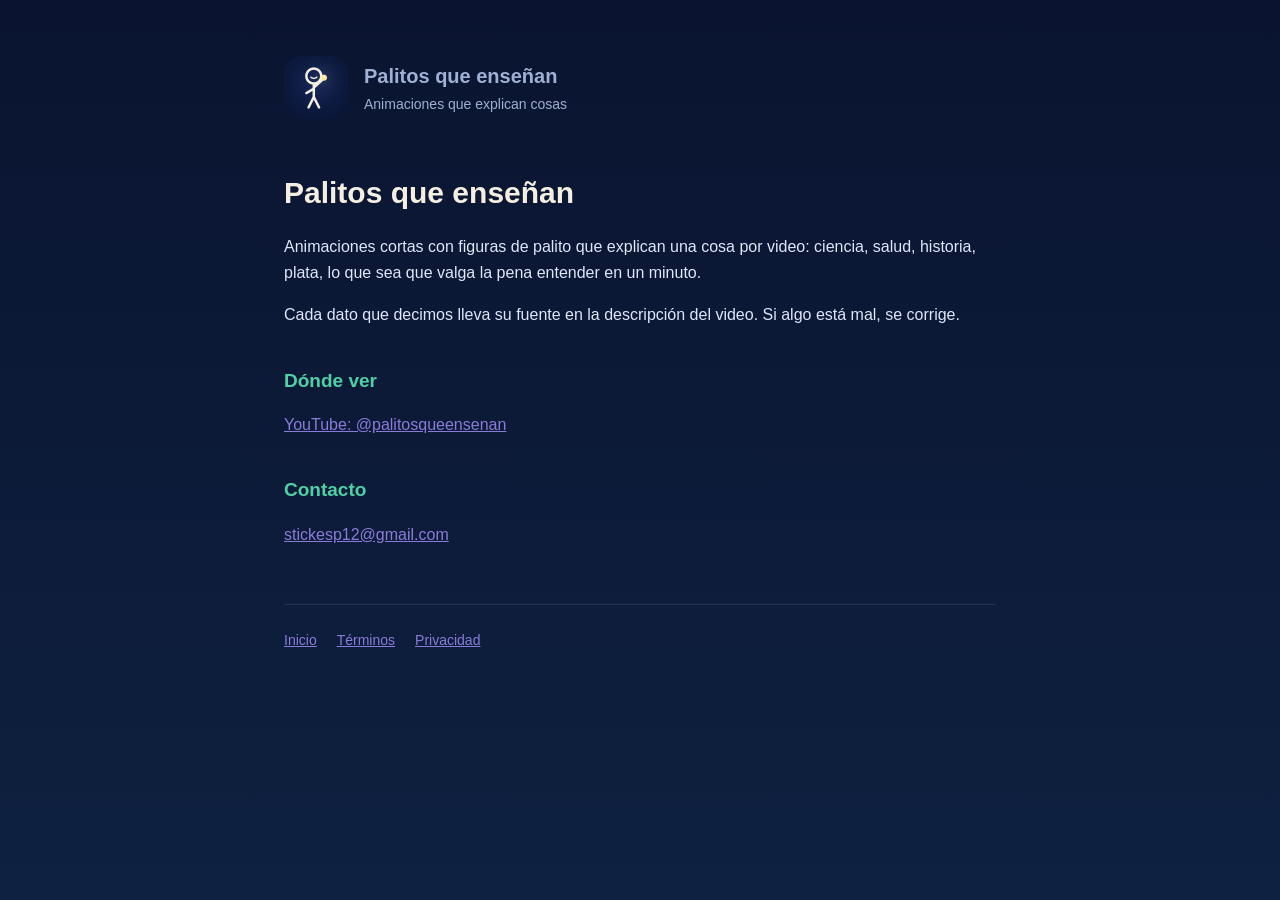
<file: index.html>
<!doctype html>
<html lang="es"><head><meta charset="utf-8">
<meta name="viewport" content="width=device-width,initial-scale=1">
<title>Inicio — Palitos que enseñan</title>
<link rel="icon" href="icon.png"><link rel="stylesheet" href="style.css">
</head><body><div class="wrap">
<header><img src="icon.png" alt=""><span><b>Palitos que enseñan</b>Animaciones que explican cosas</span></header>
<h1>Palitos que enseñan</h1>
<p>Animaciones cortas con figuras de palito que explican una cosa por video: ciencia,
salud, historia, plata, lo que sea que valga la pena entender en un minuto.</p>
<p>Cada dato que decimos lleva su fuente en la descripción del video. Si algo está mal,
se corrige.</p>
<h2>Dónde ver</h2>
<p><a href="https://www.youtube.com/@palitosqueensenan">YouTube: @palitosqueensenan</a></p>
<h2>Contacto</h2>
<p><a href="mailto:stickesp12@gmail.com">stickesp12@gmail.com</a></p>
<nav><a href="index.html">Inicio</a><a href="terms.html">Términos</a><a href="privacy.html">Privacidad</a></nav></div></body></html>
</file>
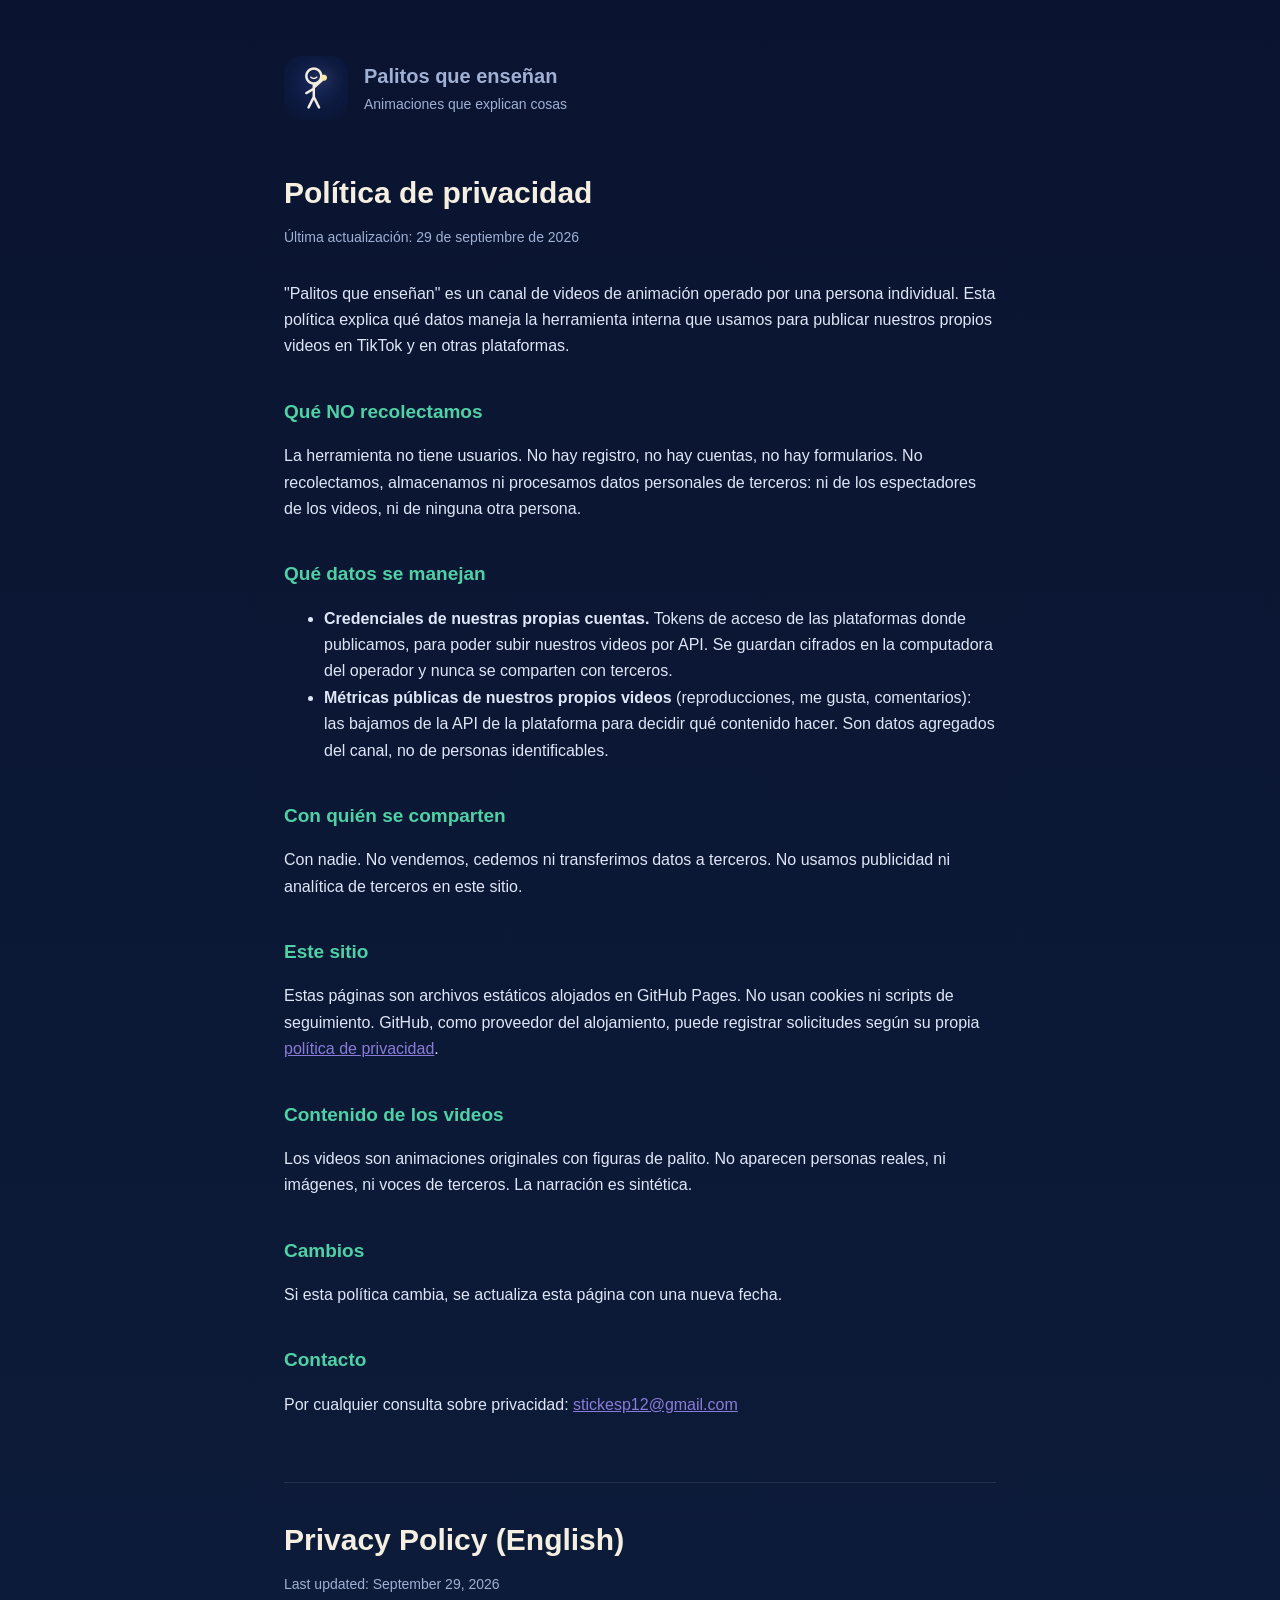
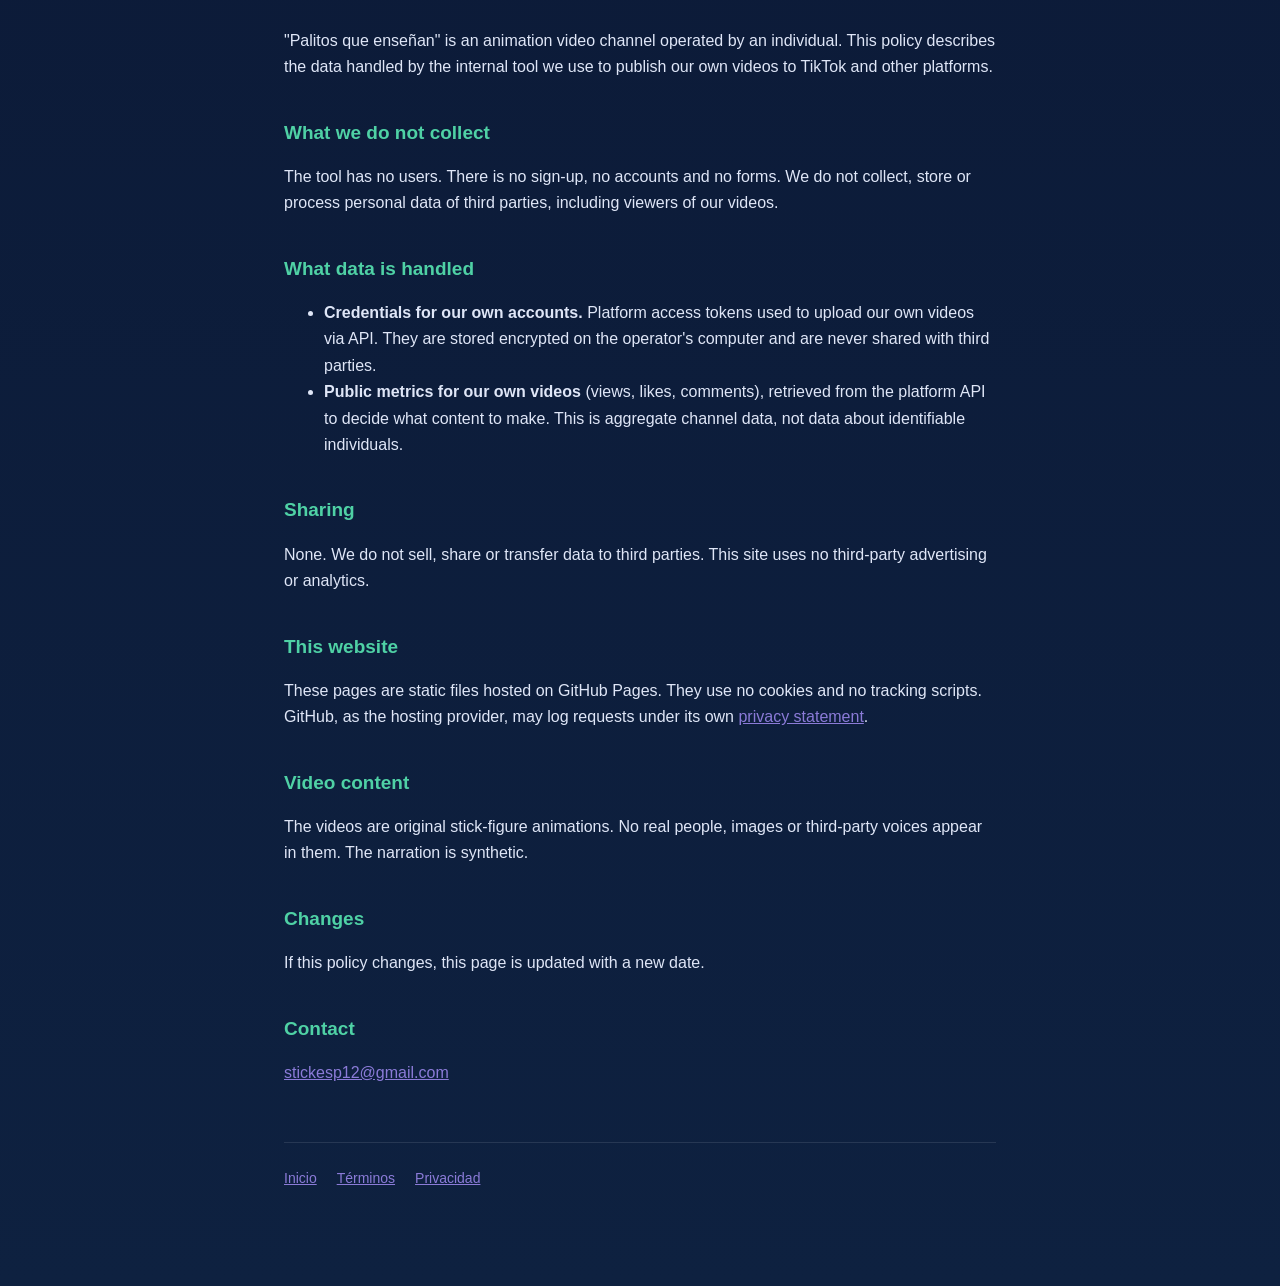
<file: privacy.html>
<!doctype html>
<html lang="es"><head><meta charset="utf-8">
<meta name="viewport" content="width=device-width,initial-scale=1">
<title>Política de privacidad — Palitos que enseñan</title>
<link rel="icon" href="icon.png"><link rel="stylesheet" href="style.css">
</head><body><div class="wrap">
<header><img src="icon.png" alt=""><span><b>Palitos que enseñan</b>Animaciones que explican cosas</span></header>

<h1>Política de privacidad</h1>
<p class="date">Última actualización: 29 de septiembre de 2026</p>

<p>"Palitos que enseñan" es un canal de videos de animación operado por una persona
individual. Esta política explica qué datos maneja la herramienta interna que usamos
para publicar nuestros propios videos en TikTok y en otras plataformas.</p>

<h2>Qué NO recolectamos</h2>
<p>La herramienta no tiene usuarios. No hay registro, no hay cuentas, no hay formularios.
No recolectamos, almacenamos ni procesamos datos personales de terceros: ni de los
espectadores de los videos, ni de ninguna otra persona.</p>

<h2>Qué datos se manejan</h2>
<ul>
  <li><b>Credenciales de nuestras propias cuentas.</b> Tokens de acceso de las
  plataformas donde publicamos, para poder subir nuestros videos por API. Se guardan
  cifrados en la computadora del operador y nunca se comparten con terceros.</li>
  <li><b>Métricas públicas de nuestros propios videos</b> (reproducciones, me gusta,
  comentarios): las bajamos de la API de la plataforma para decidir qué contenido
  hacer. Son datos agregados del canal, no de personas identificables.</li>
</ul>

<h2>Con quién se comparten</h2>
<p>Con nadie. No vendemos, cedemos ni transferimos datos a terceros. No usamos
publicidad ni analítica de terceros en este sitio.</p>

<h2>Este sitio</h2>
<p>Estas páginas son archivos estáticos alojados en GitHub Pages. No usan cookies ni
scripts de seguimiento. GitHub, como proveedor del alojamiento, puede registrar
solicitudes según su propia
<a href="https://docs.github.com/es/site-policy/privacy-policies/github-privacy-statement">política de privacidad</a>.</p>

<h2>Contenido de los videos</h2>
<p>Los videos son animaciones originales con figuras de palito. No aparecen personas
reales, ni imágenes, ni voces de terceros. La narración es sintética.</p>

<h2>Cambios</h2>
<p>Si esta política cambia, se actualiza esta página con una nueva fecha.</p>

<h2>Contacto</h2>
<p>Por cualquier consulta sobre privacidad:
<a href="mailto:stickesp12@gmail.com">stickesp12@gmail.com</a></p>

<div class="lang">
<h1>Privacy Policy (English)</h1>
<p class="date">Last updated: September 29, 2026</p>

<p>"Palitos que enseñan" is an animation video channel operated by an individual. This
policy describes the data handled by the internal tool we use to publish our own videos
to TikTok and other platforms.</p>

<h2>What we do not collect</h2>
<p>The tool has no users. There is no sign-up, no accounts and no forms. We do not
collect, store or process personal data of third parties, including viewers of our
videos.</p>

<h2>What data is handled</h2>
<ul>
  <li><b>Credentials for our own accounts.</b> Platform access tokens used to upload
  our own videos via API. They are stored encrypted on the operator's computer and are
  never shared with third parties.</li>
  <li><b>Public metrics for our own videos</b> (views, likes, comments), retrieved from
  the platform API to decide what content to make. This is aggregate channel data, not
  data about identifiable individuals.</li>
</ul>

<h2>Sharing</h2>
<p>None. We do not sell, share or transfer data to third parties. This site uses no
third-party advertising or analytics.</p>

<h2>This website</h2>
<p>These pages are static files hosted on GitHub Pages. They use no cookies and no
tracking scripts. GitHub, as the hosting provider, may log requests under its own
<a href="https://docs.github.com/en/site-policy/privacy-policies/github-privacy-statement">privacy statement</a>.</p>

<h2>Video content</h2>
<p>The videos are original stick-figure animations. No real people, images or
third-party voices appear in them. The narration is synthetic.</p>

<h2>Changes</h2>
<p>If this policy changes, this page is updated with a new date.</p>

<h2>Contact</h2>
<p><a href="mailto:stickesp12@gmail.com">stickesp12@gmail.com</a></p>
</div>

<nav><a href="index.html">Inicio</a><a href="terms.html">Términos</a><a href="privacy.html">Privacidad</a></nav>
</div></body></html>
</file>
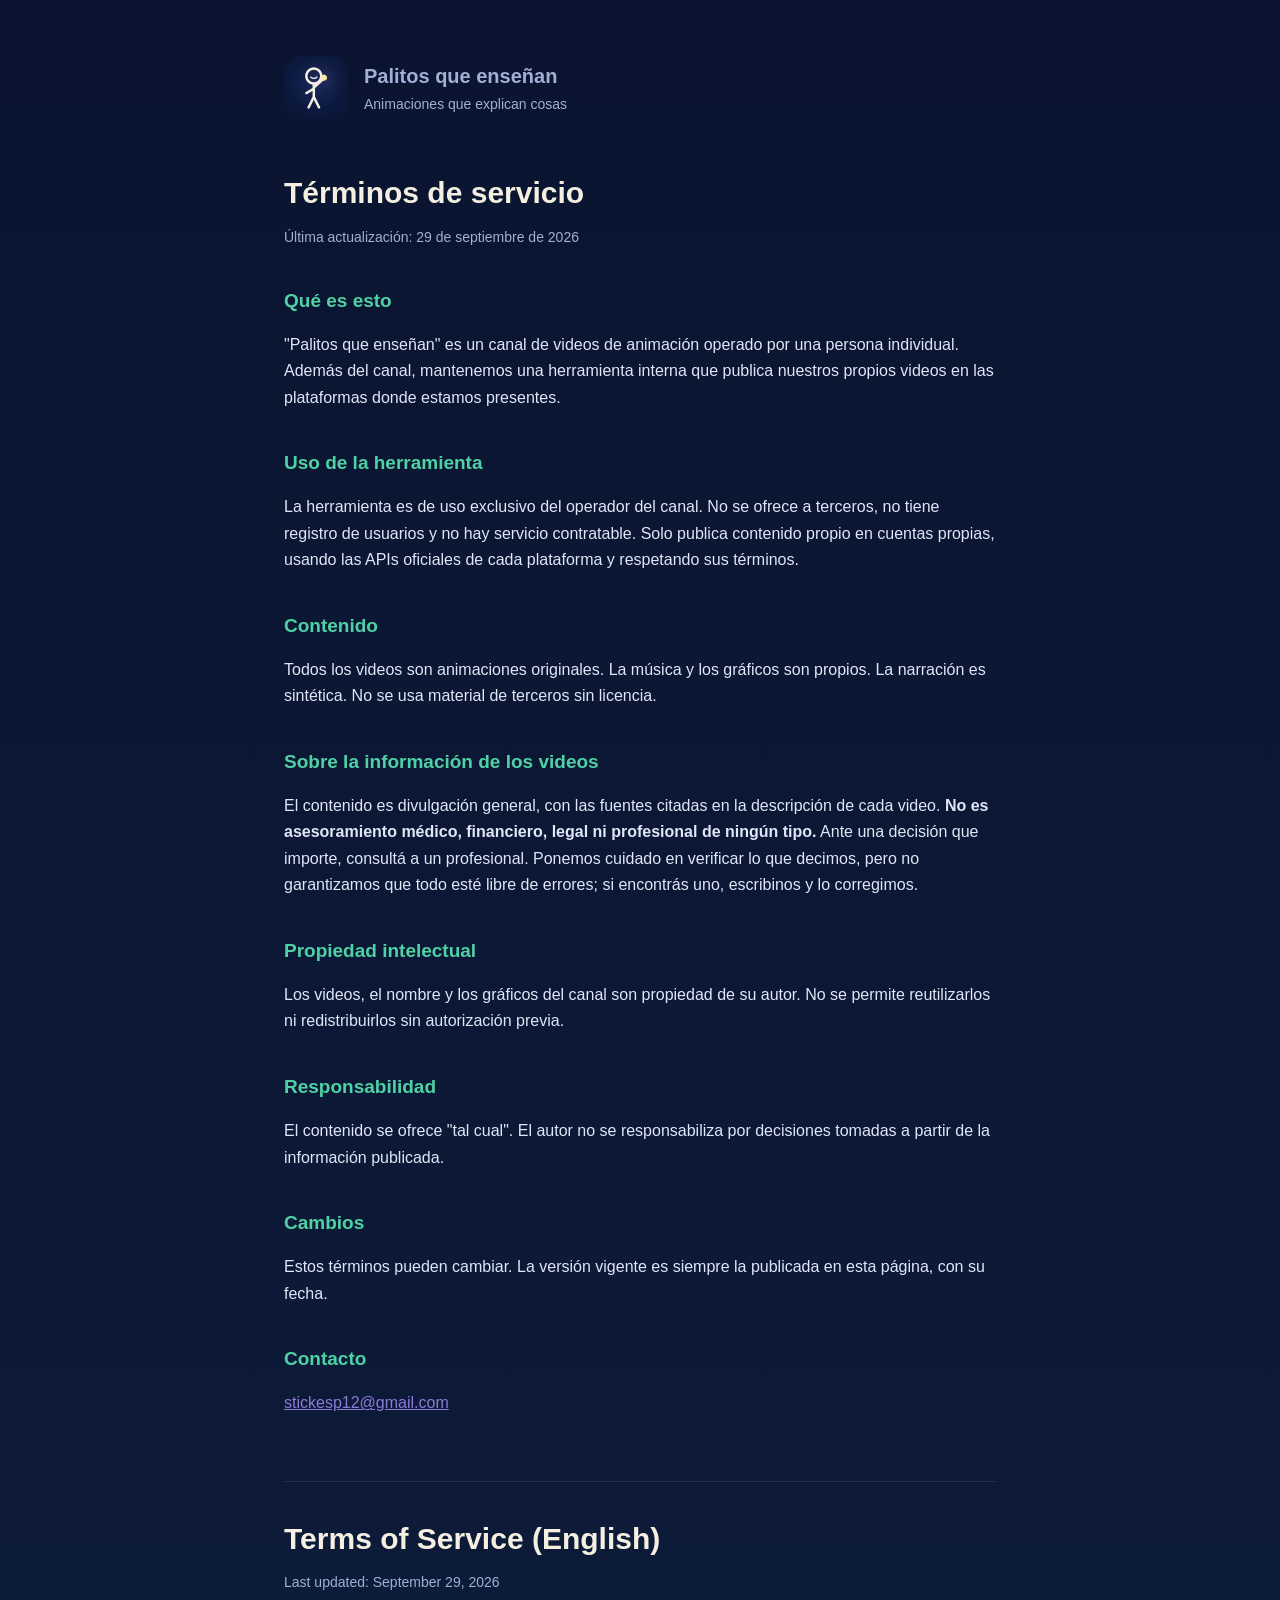
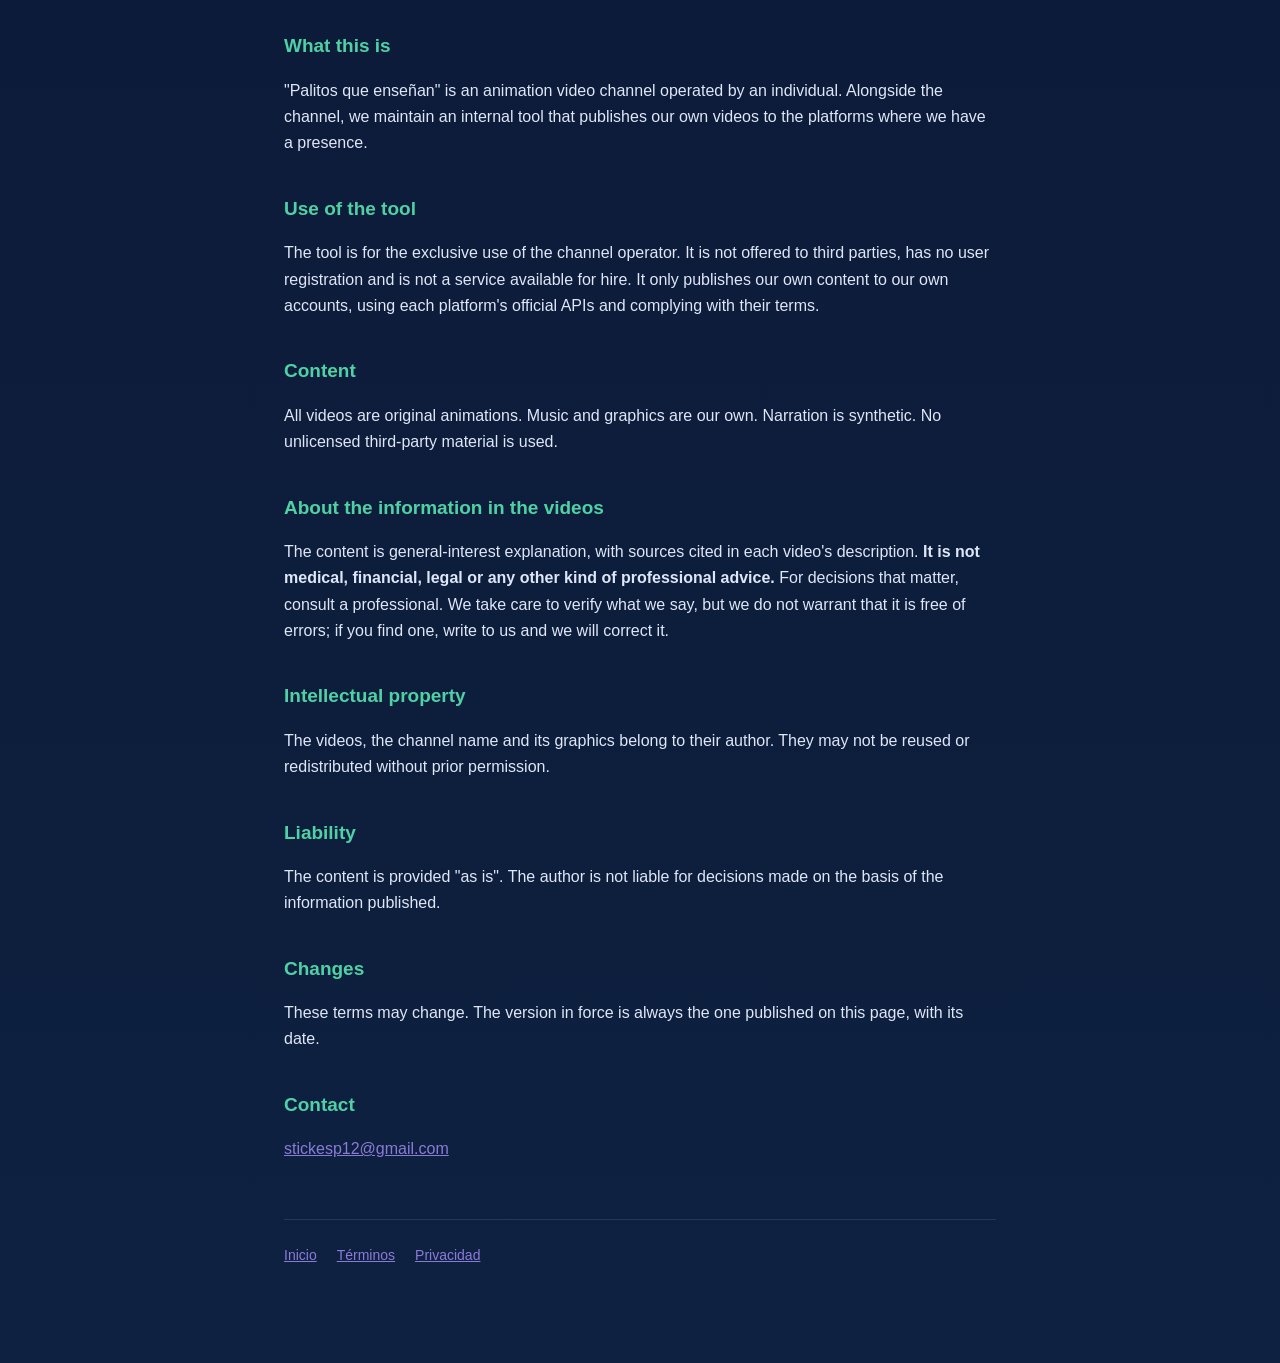
<file: terms.html>
<!doctype html>
<html lang="es"><head><meta charset="utf-8">
<meta name="viewport" content="width=device-width,initial-scale=1">
<title>Términos de servicio — Palitos que enseñan</title>
<link rel="icon" href="icon.png"><link rel="stylesheet" href="style.css">
</head><body><div class="wrap">
<header><img src="icon.png" alt=""><span><b>Palitos que enseñan</b>Animaciones que explican cosas</span></header>

<h1>Términos de servicio</h1>
<p class="date">Última actualización: 29 de septiembre de 2026</p>

<h2>Qué es esto</h2>
<p>"Palitos que enseñan" es un canal de videos de animación operado por una persona
individual. Además del canal, mantenemos una herramienta interna que publica nuestros
propios videos en las plataformas donde estamos presentes.</p>

<h2>Uso de la herramienta</h2>
<p>La herramienta es de uso exclusivo del operador del canal. No se ofrece a terceros,
no tiene registro de usuarios y no hay servicio contratable. Solo publica contenido
propio en cuentas propias, usando las APIs oficiales de cada plataforma y respetando
sus términos.</p>

<h2>Contenido</h2>
<p>Todos los videos son animaciones originales. La música y los gráficos son propios.
La narración es sintética. No se usa material de terceros sin licencia.</p>

<h2>Sobre la información de los videos</h2>
<p>El contenido es divulgación general, con las fuentes citadas en la descripción de
cada video. <b>No es asesoramiento médico, financiero, legal ni profesional de ningún
tipo.</b> Ante una decisión que importe, consultá a un profesional. Ponemos cuidado en
verificar lo que decimos, pero no garantizamos que todo esté libre de errores; si
encontrás uno, escribinos y lo corregimos.</p>

<h2>Propiedad intelectual</h2>
<p>Los videos, el nombre y los gráficos del canal son propiedad de su autor. No se
permite reutilizarlos ni redistribuirlos sin autorización previa.</p>

<h2>Responsabilidad</h2>
<p>El contenido se ofrece "tal cual". El autor no se responsabiliza por decisiones
tomadas a partir de la información publicada.</p>

<h2>Cambios</h2>
<p>Estos términos pueden cambiar. La versión vigente es siempre la publicada en esta
página, con su fecha.</p>

<h2>Contacto</h2>
<p><a href="mailto:stickesp12@gmail.com">stickesp12@gmail.com</a></p>

<div class="lang">
<h1>Terms of Service (English)</h1>
<p class="date">Last updated: September 29, 2026</p>

<h2>What this is</h2>
<p>"Palitos que enseñan" is an animation video channel operated by an individual.
Alongside the channel, we maintain an internal tool that publishes our own videos to
the platforms where we have a presence.</p>

<h2>Use of the tool</h2>
<p>The tool is for the exclusive use of the channel operator. It is not offered to
third parties, has no user registration and is not a service available for hire. It
only publishes our own content to our own accounts, using each platform's official
APIs and complying with their terms.</p>

<h2>Content</h2>
<p>All videos are original animations. Music and graphics are our own. Narration is
synthetic. No unlicensed third-party material is used.</p>

<h2>About the information in the videos</h2>
<p>The content is general-interest explanation, with sources cited in each video's
description. <b>It is not medical, financial, legal or any other kind of professional
advice.</b> For decisions that matter, consult a professional. We take care to verify
what we say, but we do not warrant that it is free of errors; if you find one, write to
us and we will correct it.</p>

<h2>Intellectual property</h2>
<p>The videos, the channel name and its graphics belong to their author. They may not
be reused or redistributed without prior permission.</p>

<h2>Liability</h2>
<p>The content is provided "as is". The author is not liable for decisions made on the
basis of the information published.</p>

<h2>Changes</h2>
<p>These terms may change. The version in force is always the one published on this
page, with its date.</p>

<h2>Contact</h2>
<p><a href="mailto:stickesp12@gmail.com">stickesp12@gmail.com</a></p>
</div>

<nav><a href="index.html">Inicio</a><a href="terms.html">Términos</a><a href="privacy.html">Privacidad</a></nav>
</div></body></html>
</file>
<file: style.css>
:root{
  --night-0:#0a1430; --night-1:#0e2140; --ink:#f4efe1; --muted:#9fb0d4;
  --accent:#8b7bd8; --good:#4fd1a5;
}
*{box-sizing:border-box}
body{margin:0;padding:0;background:linear-gradient(180deg,var(--night-0),var(--night-1));
  color:var(--ink);font:16px/1.65 -apple-system,BlinkMacSystemFont,"Segoe UI",Roboto,Helvetica,Arial,sans-serif;
  min-height:100vh}
.wrap{max-width:760px;margin:0 auto;padding:56px 24px 96px}
header{display:flex;align-items:center;gap:16px;margin-bottom:48px}
header img{width:64px;height:64px;border-radius:16px}
header b{display:block;font-size:20px}
header span{color:var(--muted);font-size:14px}
h1{font-size:30px;margin:0 0 8px}
h2{font-size:19px;margin:36px 0 10px;color:var(--good)}
p,li{color:#dfe6f7}
a{color:var(--accent)}
.date{color:var(--muted);font-size:14px;margin:0 0 32px}
.lang{margin-top:64px;padding-top:32px;border-top:1px solid rgba(255,255,255,.1)}
nav{margin-top:56px;padding-top:24px;border-top:1px solid rgba(255,255,255,.1);font-size:14px}
nav a{margin-right:20px}
</file>
